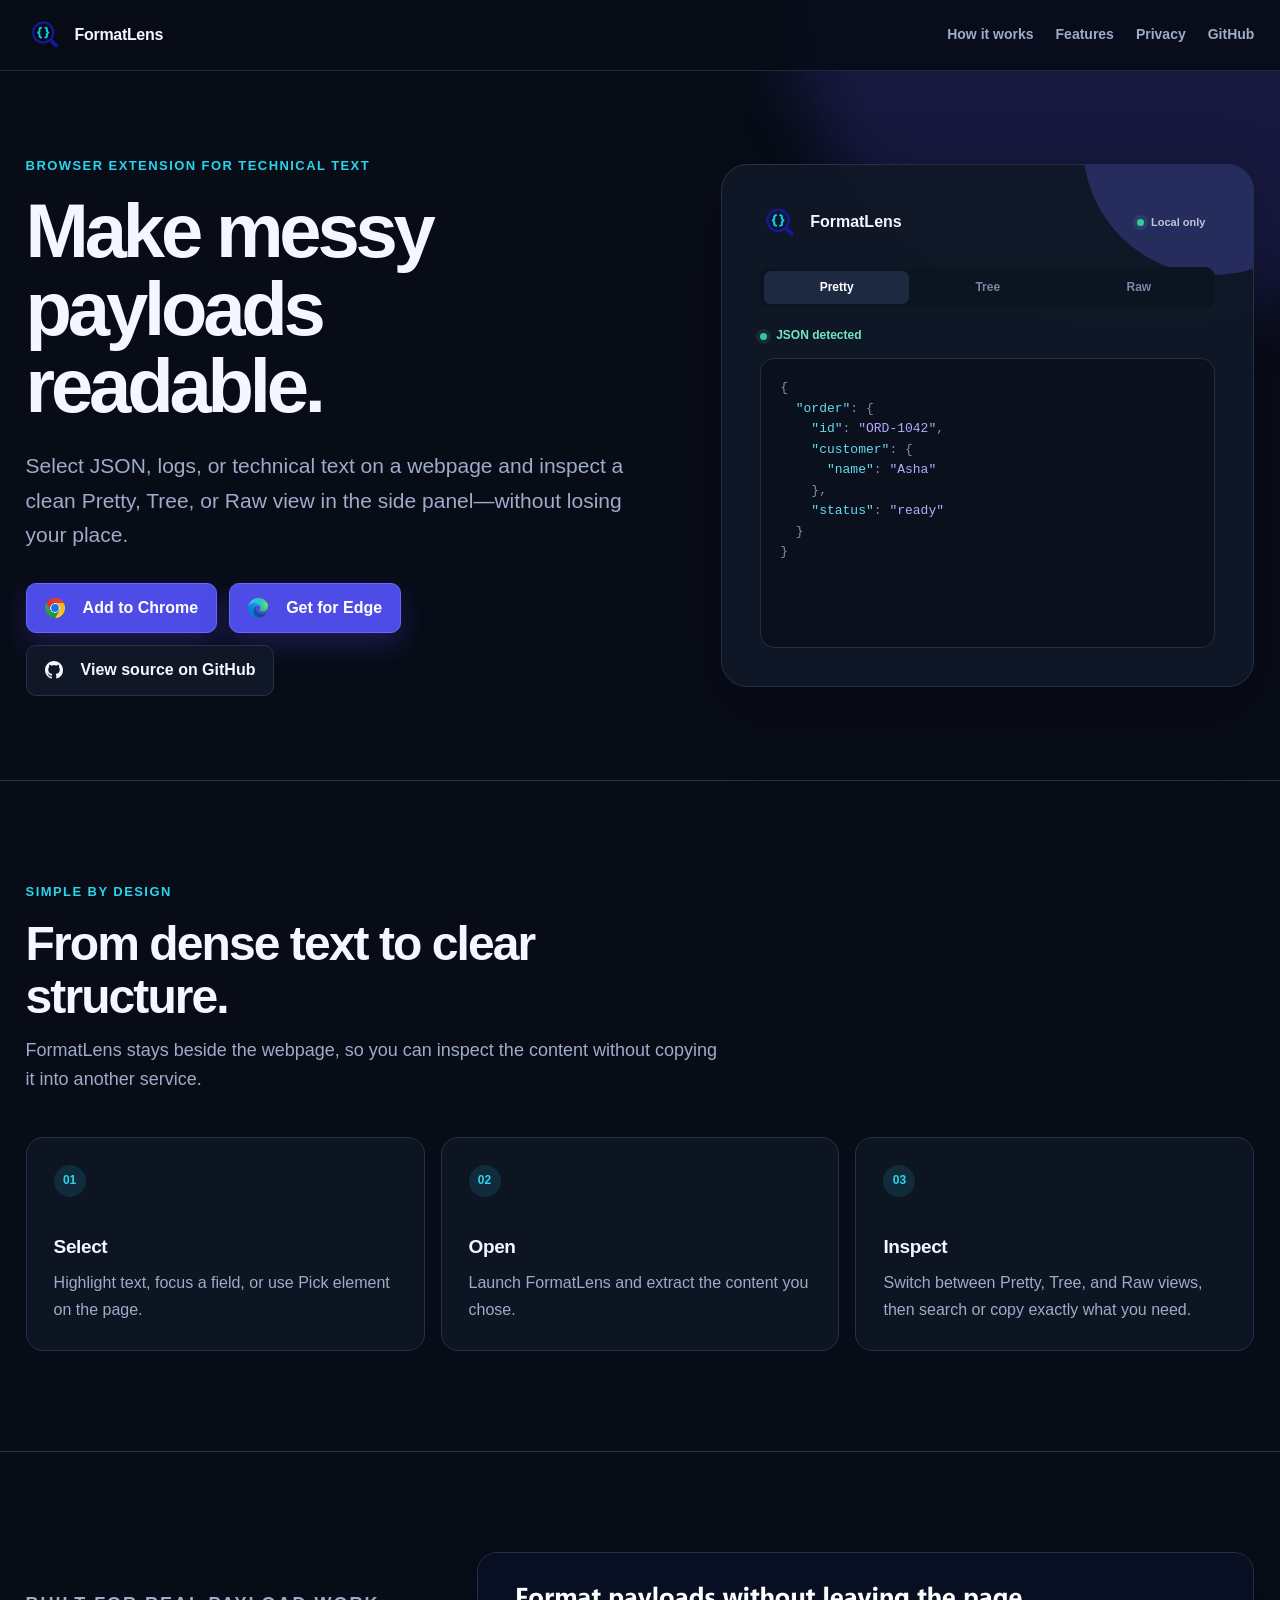
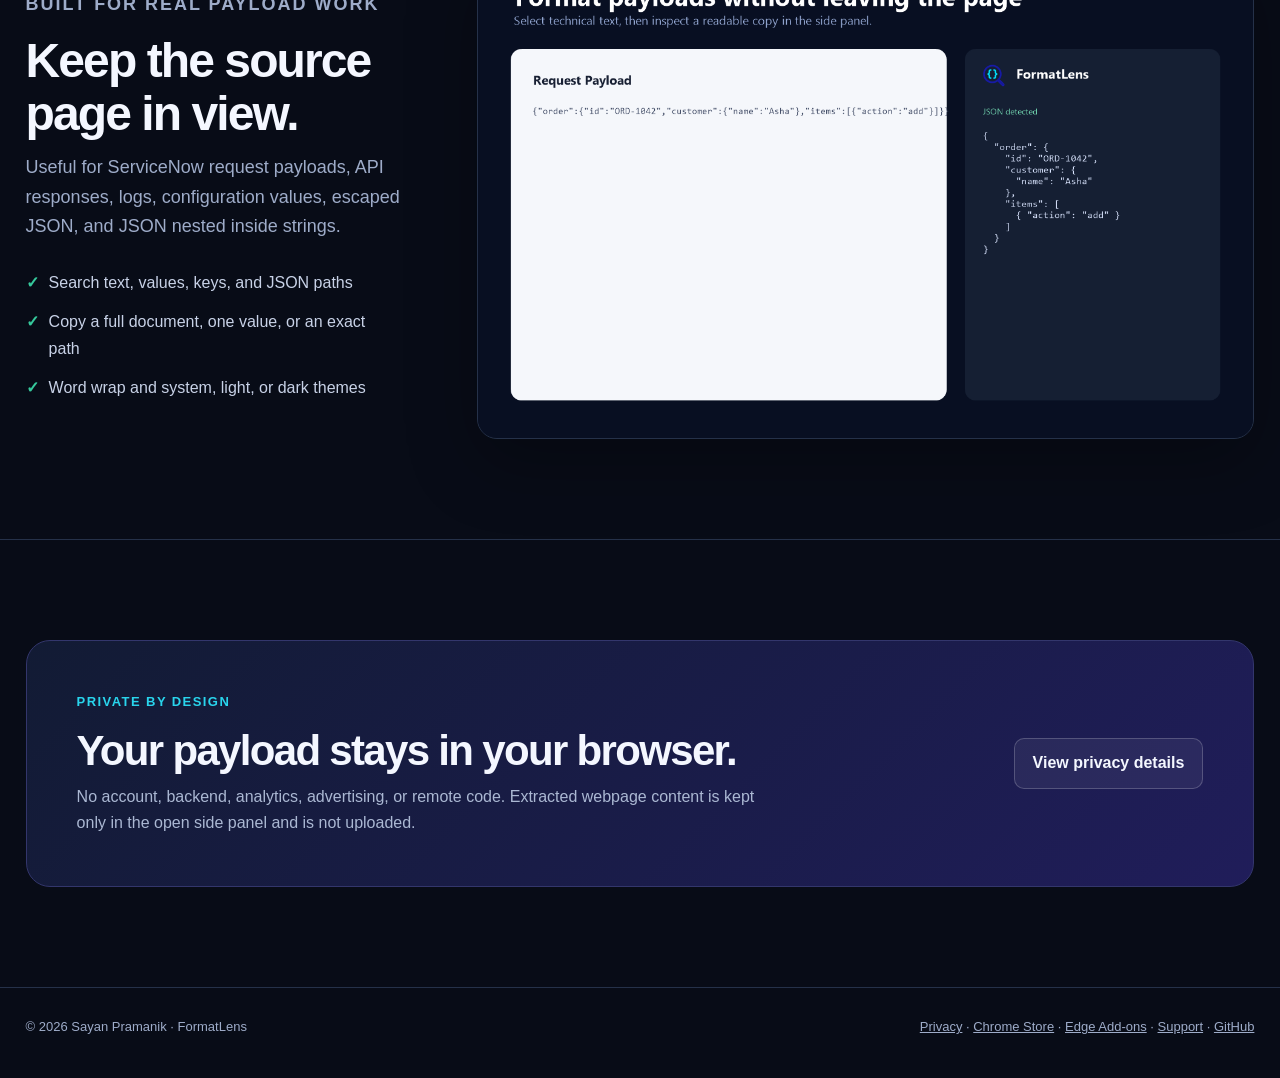
<file: docs/index.html>
<!doctype html>
<html lang="en">
  <head>
    <meta charset="utf-8">
    <meta name="viewport" content="width=device-width, initial-scale=1, viewport-fit=cover">
    <meta name="description" content="FormatLens turns dense JSON and technical text into a readable side-panel view without sending it anywhere.">
    <meta name="theme-color" content="#080c17">
    <meta property="og:title" content="FormatLens">
    <meta property="og:description" content="Make messy payloads readable without leaving the page.">
    <meta property="og:image" content="assets/social-preview.png">
    <title>FormatLens — Readable JSON beside any webpage</title>
    <link rel="icon" href="assets/logo-128.png">
    <link rel="stylesheet" href="styles.css?v=3">
  </head>
  <body>
    <header class="site-header">
      <nav class="nav wrap" aria-label="Primary navigation">
        <a class="brand" href="./"><img src="assets/logo-128.png" alt=""><span>FormatLens</span></a>
        <div class="nav-links">
          <a href="#how-it-works">How it works</a>
          <a href="#features">Features</a>
          <a href="privacy-policy.html">Privacy</a>
          <a href="https://github.com/sayanpramanik2012/FormatLens-Extension">GitHub</a>
        </div>
      </nav>
    </header>

    <main>
      <section class="hero wrap">
        <div class="hero-copy">
          <p class="eyebrow">Browser extension for technical text</p>
          <h1>Make messy payloads readable.</h1>
          <p class="lede">Select JSON, logs, or technical text on a webpage and inspect a clean Pretty, Tree, or Raw view in the side panel—without losing your place.</p>
          <div class="actions">
            <a class="button primary" id="btn-chrome" href="https://chromewebstore.google.com/detail/formatlens/lokmbeeieeeipfhhebihonlhoaimnplo" target="_blank" rel="noopener noreferrer">
              <svg width="20" height="20" viewBox="0 0 48 48" aria-hidden="true" style="width: 20px; height: 20px; margin-right: 8px; flex-shrink: 0; vertical-align: middle;">
                <defs>
                  <linearGradient id="fl-chrome-a" x1="3.2173" y1="15" x2="44.7812" y2="15" gradientUnits="userSpaceOnUse"><stop offset="0" stop-color="#d93025"/><stop offset="1" stop-color="#ea4335"/></linearGradient>
                  <linearGradient id="fl-chrome-b" x1="20.7219" y1="47.6791" x2="41.5039" y2="11.6837" gradientUnits="userSpaceOnUse"><stop offset="0" stop-color="#fcc934"/><stop offset="1" stop-color="#fbbc04"/></linearGradient>
                  <linearGradient id="fl-chrome-c" x1="26.5981" y1="46.5015" x2="5.8161" y2="10.506" gradientUnits="userSpaceOnUse"><stop offset="0" stop-color="#1e8e3e"/><stop offset="1" stop-color="#34a853"/></linearGradient>
                </defs>
                <circle cx="24" cy="24" r="12" fill="#ffffff"/>
                <path d="M24,12H44.7812a23.9939,23.9939,0,0,0-41.5639.0029L13.6079,30l.0093-.0024A11.9852,11.9852,0,0,1,24,12Z" fill="url(#fl-chrome-a)"/>
                <circle cx="24" cy="24" r="9.5" fill="#1a73e8"/>
                <path d="M34.3913,30.0029,24.0007,48A23.994,23.994,0,0,0,44.78,12.0031H23.9989l-.0025.0093A11.985,11.985,0,0,1,34.3913,30.0029Z" fill="url(#fl-chrome-b)"/>
                <path d="M13.6086,30.0031,3.218,12.006A23.994,23.994,0,0,0,24.0025,48L34.3931,30.0029l-.0067-.0068a11.9852,11.9852,0,0,1-20.7778.007Z" fill="url(#fl-chrome-c)"/>
              </svg>
              <span>Add to Chrome</span>
            </a>
            <a class="button primary" id="btn-edge" href="https://microsoftedge.microsoft.com/addons/detail/formatlens/bcmmmlkjhidiajameihckggdpbkigfci" target="_blank" rel="noopener noreferrer">
              <svg width="20" height="20" viewBox="0 0 256 256" aria-hidden="true" style="width: 20px; height: 20px; margin-right: 8px; flex-shrink: 0; vertical-align: middle;">
                <defs>
                  <linearGradient id="fl-edge-a" x1="63.3" y1="84" x2="241.7" y2="84" gradientTransform="matrix(1 0 0 -1 0 266)" gradientUnits="userSpaceOnUse"><stop offset="0" stop-color="#0c59a4"/><stop offset="1" stop-color="#114a8b"/></linearGradient>
                  <linearGradient id="fl-edge-c" x1="157.3" y1="161.4" x2="46" y2="40.1" gradientTransform="matrix(1 0 0 -1 0 266)" gradientUnits="userSpaceOnUse"><stop offset="0" stop-color="#1b9de2"/><stop offset=".2" stop-color="#1595df"/><stop offset=".7" stop-color="#0680d7"/><stop offset="1" stop-color="#0078d4"/></linearGradient>
                  <radialGradient id="fl-edge-e" cx="113.4" cy="570.2" r="202.4" gradientTransform="matrix(-.04 1 2.13 .08 -1179.5 -106.7)" gradientUnits="userSpaceOnUse"><stop offset="0" stop-color="#35c1f1"/><stop offset=".1" stop-color="#34c1ed"/><stop offset=".2" stop-color="#2fc2df"/><stop offset=".3" stop-color="#2bc3d2"/><stop offset=".7" stop-color="#36c752"/></radialGradient>
                  <radialGradient id="fl-edge-f" cx="376.5" cy="568" r="97.3" gradientTransform="matrix(.28 .96 .78 -.23 -303.8 -148.5)" gradientUnits="userSpaceOnUse"><stop offset="0" stop-color="#66eb6e"/><stop offset="1" stop-color="#66eb6e" stop-opacity="0"/></radialGradient>
                </defs>
                <path d="M235.7 195.5a93.7 93.7 0 0 1-10.6 4.7 101.9 101.9 0 0 1-35.9 6.4c-47.3 0-88.5-32.5-88.5-74.3a31.5 31.5 0 0 1 16.4-27.3c-42.8 1.8-53.8 46.4-53.8 72.5 0 74 68.1 81.4 82.8 81.4 7.9 0 19.8-2.3 27-4.6l1.3-.4a128.3 128.3 0 0 0 66.6-52.8 4 4 0 0 0-5.3-5.6Z" transform="translate(-4.6 -5)" fill="url(#fl-edge-a)"/>
                <path d="M110.3 246.3A79.2 79.2 0 0 1 87.6 225a80.7 80.7 0 0 1 29.5-120c3.2-1.5 8.5-4.1 15.6-4a32.4 32.4 0 0 1 25.7 13 31.9 31.9 0 0 1 6.3 18.7c0-.2 24.5-79.6-80-79.6-43.9 0-80 41.6-80 78.2a130.2 130.2 0 0 0 12.1 56 128 128 0 0 0 156.4 67 75.5 75.5 0 0 1-62.8-8Z" transform="translate(-4.6 -5)" fill="url(#fl-edge-c)"/>
                <path d="M157 153.8c-.9 1-3.4 2.5-3.4 5.6 0 2.6 1.7 5.2 4.8 7.3 14.3 10 41.4 8.6 41.5 8.6a59.6 59.6 0 0 0 30.3-8.3 61.4 61.4 0 0 0 30.4-52.9c.3-22.4-8-37.3-11.3-43.9C228 28.8 182.3 5 132.6 5a128 128 0 0 0-128 126.2c.5-36.5 36.8-66 80-66 3.5 0 23.5.3 42 10a72.6 72.6 0 0 1 30.9 29.3c6.1 10.6 7.2 24.1 7.2 29.5s-2.7 13.3-7.8 19.9Z" transform="translate(-4.6 -5)" fill="url(#fl-edge-e)"/>
                <path d="M157 153.8c-.9 1-3.4 2.5-3.4 5.6 0 2.6 1.7 5.2 4.8 7.3 14.3 10 41.4 8.6 41.5 8.6a59.6 59.6 0 0 0 30.3-8.3 61.4 61.4 0 0 0 30.4-52.9c.3-22.4-8-37.3-11.3-43.9C228 28.8 182.3 5 132.6 5a128 128 0 0 0-128 126.2c.5-36.5 36.8-66 80-66 3.5 0 23.5.3 42 10a72.6 72.6 0 0 1 30.9 29.3c6.1 10.6 7.2 24.1 7.2 29.5s-2.7 13.3-7.8 19.9Z" transform="translate(-4.6 -5)" fill="url(#fl-edge-f)"/>
              </svg>
              <span>Get for Edge</span>
            </a>
            <a class="button" href="https://github.com/sayanpramanik2012/FormatLens-Extension" target="_blank" rel="noopener noreferrer">
              <svg width="18" height="18" viewBox="0 0 24 24" fill="currentColor" aria-hidden="true" style="width: 18px; height: 18px; margin-right: 8px; flex-shrink: 0; vertical-align: middle;"><path d="M12 0C5.37 0 0 5.37 0 12c0 5.31 3.435 9.795 8.205 11.385.6.105.825-.255.825-.57 0-.285-.015-1.23-.015-2.235-3.015.555-3.795-.735-4.035-1.41-.135-.345-.72-1.41-1.23-1.695-.42-.225-1.02-.78-.015-.795.945-.015 1.62.87 1.845 1.23 1.08 1.815 2.805 1.305 3.495.99.105-.78.42-1.305.765-1.605-2.67-.3-5.46-1.335-5.46-5.925 0-1.305.465-2.385 1.23-3.225-.12-.3-.54-1.53.12-3.18 0 0 1.005-.315 3.3 1.23.96-.27 1.98-.405 3-.405s2.04.135 3 .405c2.295-1.56 3.3-1.23 3.3-1.23.66 1.65.24 2.88.12 3.18.765.84 1.23 1.905 1.23 3.225 0 4.605-2.805 5.625-5.475 5.925.435.375.81 1.095.81 2.22 0 1.605-.015 2.895-.015 3.3 0 .315.225.69.825.57A12.02 12.02 0 0 0 24 12c0-6.63-5.37-12-12-12z"/></svg>
              <span>View source on GitHub</span>
            </a>
          </div>
        </div>

        <div class="product-card" aria-label="FormatLens formatted JSON preview">
          <div class="product-toolbar">
            <div class="product-brand"><img src="assets/logo-128.png" alt=""><strong>FormatLens</strong></div>
            <span class="local-pill"><span></span>Local only</span>
          </div>
          <div class="product-tabs" aria-hidden="true"><span class="active">Pretty</span><span>Tree</span><span>Raw</span></div>
          <div class="detected"><span></span>JSON detected</div>
          <pre class="code-preview"><code><span class="punctuation">{</span>
  <span class="key">"order"</span><span class="punctuation">:</span> <span class="punctuation">{</span>
    <span class="key">"id"</span><span class="punctuation">:</span> <span class="value">"ORD-1042"</span><span class="punctuation">,</span>
    <span class="key">"customer"</span><span class="punctuation">:</span> <span class="punctuation">{</span>
      <span class="key">"name"</span><span class="punctuation">:</span> <span class="value">"Asha"</span>
    <span class="punctuation">},</span>
    <span class="key">"status"</span><span class="punctuation">:</span> <span class="value">"ready"</span>
  <span class="punctuation">}</span>
<span class="punctuation">}</span></code></pre>
        </div>
      </section>

      <section id="how-it-works" class="section">
        <div class="wrap">
          <div class="section-heading">
            <p class="eyebrow">Simple by design</p>
            <h2>From dense text to clear structure.</h2>
            <p>FormatLens stays beside the webpage, so you can inspect the content without copying it into another service.</p>
          </div>
          <div class="steps">
            <article class="step"><span class="step-number">01</span><h3>Select</h3><p>Highlight text, focus a field, or use Pick element on the page.</p></article>
            <article class="step"><span class="step-number">02</span><h3>Open</h3><p>Launch FormatLens and extract the content you chose.</p></article>
            <article class="step"><span class="step-number">03</span><h3>Inspect</h3><p>Switch between Pretty, Tree, and Raw views, then search or copy exactly what you need.</p></article>
          </div>
        </div>
      </section>

      <section id="features" class="section">
        <div class="wrap showcase">
          <div class="showcase-copy">
            <p class="eyebrow">Built for real payload work</p>
            <h2>Keep the source page in view.</h2>
            <p>Useful for ServiceNow request payloads, API responses, logs, configuration values, escaped JSON, and JSON nested inside strings.</p>
            <ul class="feature-list">
              <li><span>✓</span> Search text, values, keys, and JSON paths</li>
              <li><span>✓</span> Copy a full document, one value, or an exact path</li>
              <li><span>✓</span> Word wrap and system, light, or dark themes</li>
            </ul>
          </div>
          <div class="screenshot-frame">
            <img src="assets/product-preview.png" alt="FormatLens showing a formatted request payload beside its source webpage">
          </div>
        </div>
      </section>

      <section class="section">
        <div class="privacy-banner wrap">
          <div>
            <p class="eyebrow">Private by design</p>
            <h2>Your payload stays in your browser.</h2>
            <p>No account, backend, analytics, advertising, or remote code. Extracted webpage content is kept only in the open side panel and is not uploaded.</p>
          </div>
          <a class="button" href="privacy-policy.html">View privacy details</a>
        </div>
      </section>
    </main>

    <footer class="site-footer">
      <div class="footer-row wrap">
        <p>© 2026 Sayan Pramanik · FormatLens</p>
        <p><a href="privacy-policy.html">Privacy</a> · <a href="https://chromewebstore.google.com/detail/formatlens/lokmbeeieeeipfhhebihonlhoaimnplo" target="_blank" rel="noopener noreferrer">Chrome Store</a> · <a href="https://microsoftedge.microsoft.com/addons/detail/formatlens/bcmmmlkjhidiajameihckggdpbkigfci" target="_blank" rel="noopener noreferrer">Edge Add-ons</a> · <a href="https://github.com/sayanpramanik2012/FormatLens-Extension/issues" target="_blank" rel="noopener noreferrer">Support</a> · <a href="https://github.com/sayanpramanik2012/FormatLens-Extension" target="_blank" rel="noopener noreferrer">GitHub</a></p>
      </div>
    </footer>
    <script>
      (function() {
        try {
          var isEdge = /Edg\//.test(navigator.userAgent);
          var chromeBtn = document.getElementById('btn-chrome');
          var edgeBtn = document.getElementById('btn-edge');
          if (isEdge && chromeBtn && edgeBtn) {
            edgeBtn.parentNode.insertBefore(edgeBtn, chromeBtn);
          }
        } catch (e) {}
      })();
    </script>
  </body>
</html>
</file>
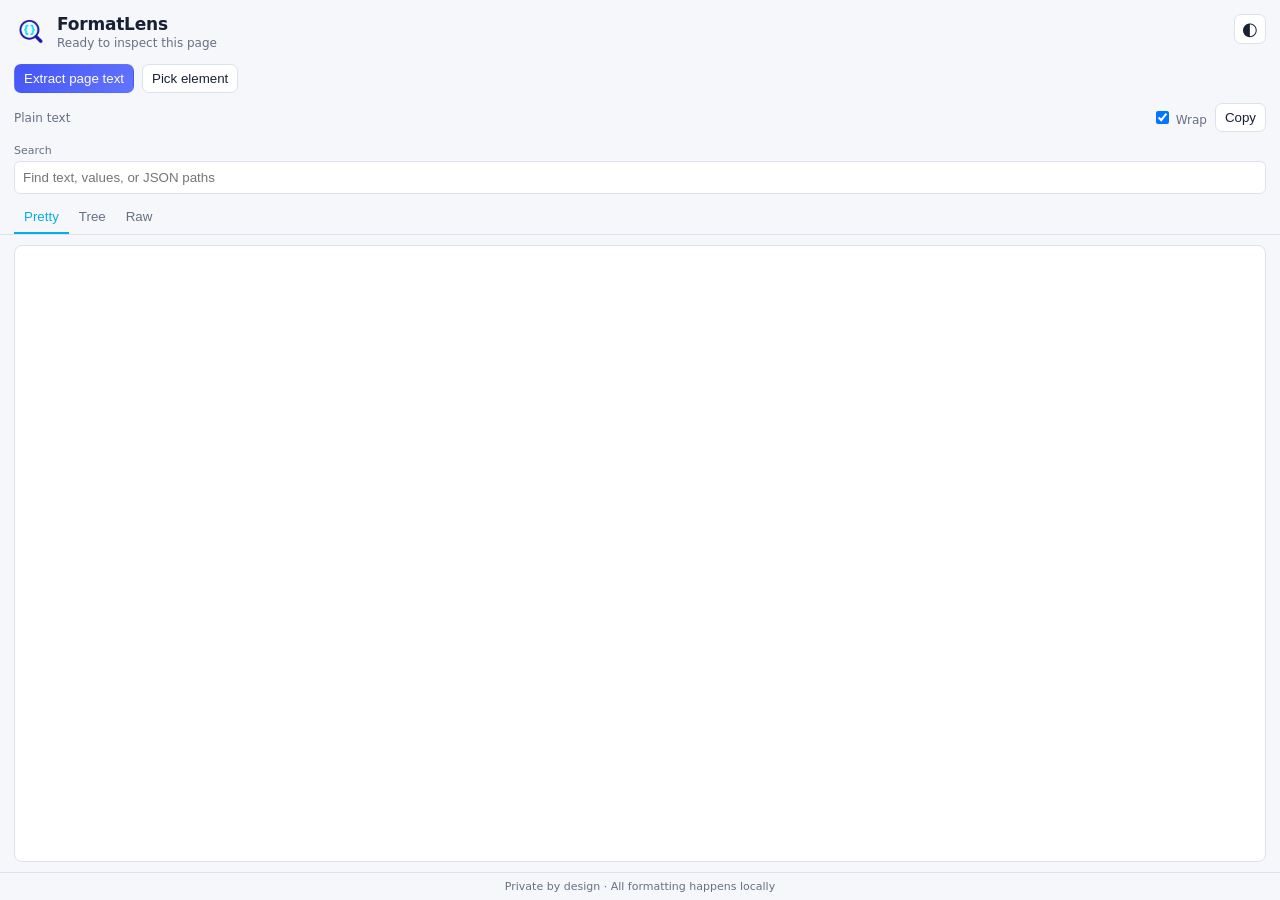
<file: sidepanel.html>
<!doctype html>
<html lang="en">
<head>
  <meta charset="utf-8">
  <meta name="viewport" content="width=device-width,initial-scale=1">
  <title>FormatLens</title>
  <link rel="stylesheet" href="sidepanel.css">
</head>
<body>
  <header>
    <div class="brand"><img src="icons/icon48.png" alt=""><div><h1>FormatLens</h1><p id="status" aria-live="polite">Ready to inspect this page</p></div></div>
    <button id="theme" class="icon-button" title="Theme: system" aria-label="Cycle color theme">◐</button>
  </header>
  <section class="actions"><button id="extract" class="primary">Extract page text</button><button id="pick">Pick element</button></section>
  <section class="meta"><span id="detected">Plain text</span><label><input id="wrap" type="checkbox" checked> Wrap</label><button id="copy">Copy</button></section>
  <label class="search"><span>Search</span><input id="search" placeholder="Find text, values, or JSON paths" autocomplete="off"></label>
  <nav role="tablist" aria-label="Content views"><button class="tab active" data-tab="pretty" role="tab">Pretty</button><button class="tab" data-tab="tree" role="tab">Tree</button><button class="tab" data-tab="raw" role="tab">Raw</button></nav>
  <main><pre id="pretty" class="pane wrap" tabindex="0"></pre><div id="tree" class="pane hidden" tabindex="0"></div><pre id="raw" class="pane wrap hidden" tabindex="0"></pre></main>
  <footer>Private by design · All formatting happens locally</footer>
  <script src="sidepanel.js"></script>
</body>
</html>
</file>
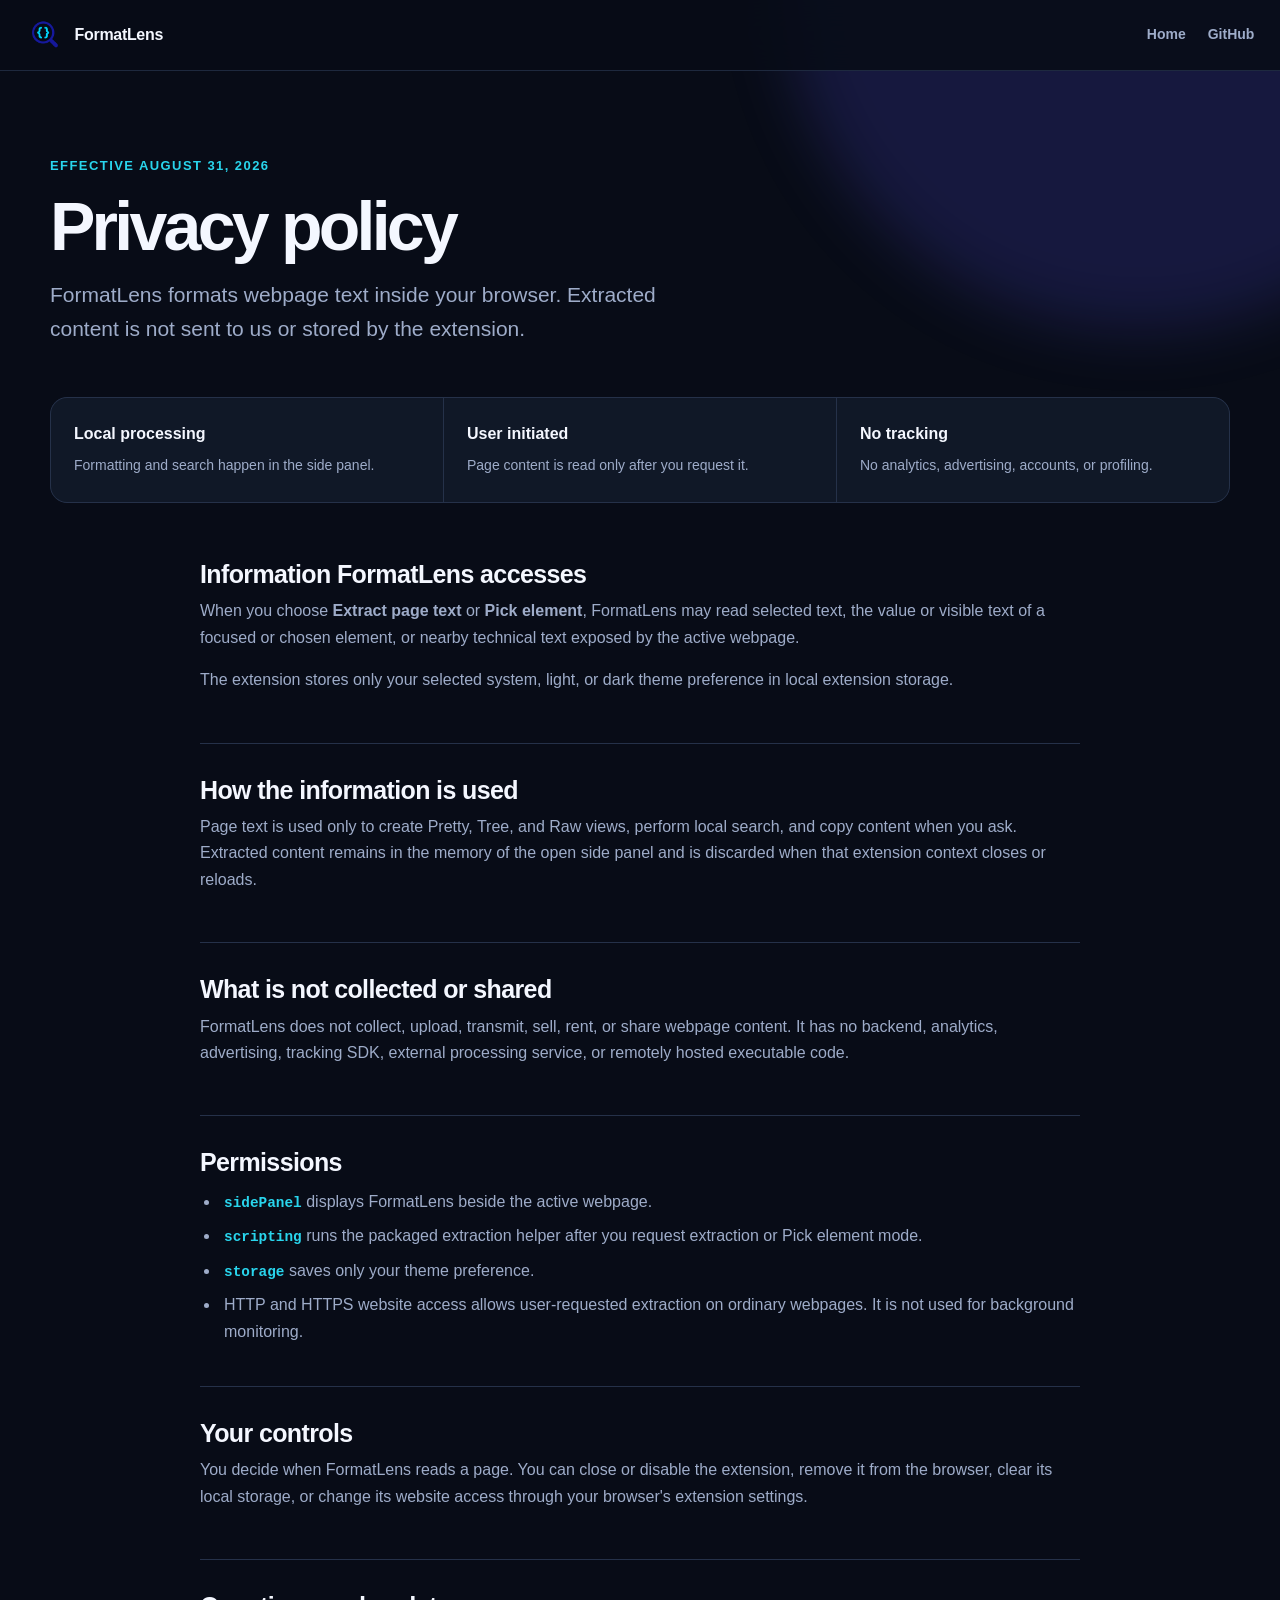
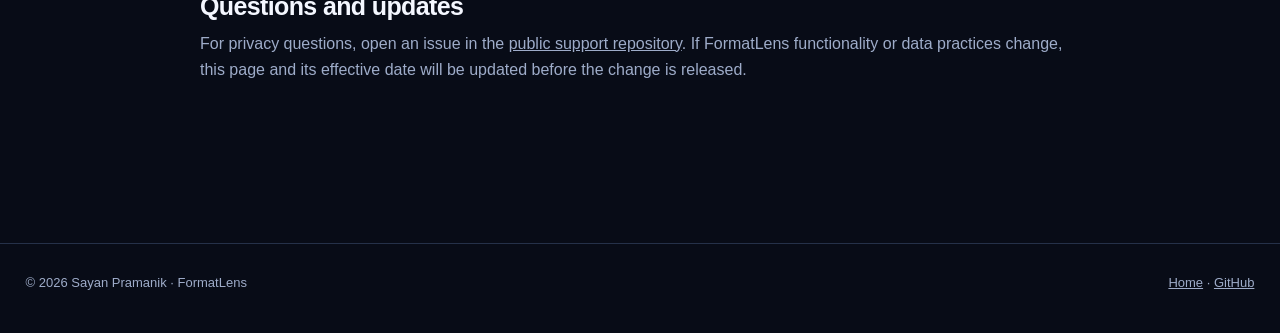
<file: docs/privacy-policy.html>
<!doctype html>
<html lang="en">
  <head>
    <meta charset="utf-8">
    <meta name="viewport" content="width=device-width, initial-scale=1, viewport-fit=cover">
    <meta name="description" content="Privacy policy for the FormatLens browser extension.">
    <meta name="theme-color" content="#080c17">
    <title>Privacy Policy | FormatLens</title>
    <link rel="icon" href="assets/logo-128.png">
    <link rel="stylesheet" href="styles.css?v=3">
  </head>
  <body>
    <header class="site-header">
      <nav class="nav wrap" aria-label="Primary navigation">
        <a class="brand" href="./"><img src="assets/logo-128.png" alt=""><span>FormatLens</span></a>
        <div class="nav-links"><a href="./">Home</a><a href="https://github.com/sayanpramanik2012/FormatLens-Extension">GitHub</a></div>
      </nav>
    </header>

    <main class="page-main wrap">
      <header class="page-header">
        <p class="eyebrow">Effective August 31, 2026</p>
        <h1>Privacy policy</h1>
        <p class="lede">FormatLens formats webpage text inside your browser. Extracted content is not sent to us or stored by the extension.</p>
      </header>

      <div class="policy-summary" aria-label="Privacy summary">
        <div><strong>Local processing</strong><span>Formatting and search happen in the side panel.</span></div>
        <div><strong>User initiated</strong><span>Page content is read only after you request it.</span></div>
        <div><strong>No tracking</strong><span>No analytics, advertising, accounts, or profiling.</span></div>
      </div>

      <article class="policy">
        <section>
          <h2>Information FormatLens accesses</h2>
          <p>When you choose <strong>Extract page text</strong> or <strong>Pick element</strong>, FormatLens may read selected text, the value or visible text of a focused or chosen element, or nearby technical text exposed by the active webpage.</p>
          <p>The extension stores only your selected system, light, or dark theme preference in local extension storage.</p>
        </section>
        <section>
          <h2>How the information is used</h2>
          <p>Page text is used only to create Pretty, Tree, and Raw views, perform local search, and copy content when you ask. Extracted content remains in the memory of the open side panel and is discarded when that extension context closes or reloads.</p>
        </section>
        <section>
          <h2>What is not collected or shared</h2>
          <p>FormatLens does not collect, upload, transmit, sell, rent, or share webpage content. It has no backend, analytics, advertising, tracking SDK, external processing service, or remotely hosted executable code.</p>
        </section>
        <section>
          <h2>Permissions</h2>
          <ul>
            <li><code>sidePanel</code> displays FormatLens beside the active webpage.</li>
            <li><code>scripting</code> runs the packaged extraction helper after you request extraction or Pick element mode.</li>
            <li><code>storage</code> saves only your theme preference.</li>
            <li>HTTP and HTTPS website access allows user-requested extraction on ordinary webpages. It is not used for background monitoring.</li>
          </ul>
        </section>
        <section>
          <h2>Your controls</h2>
          <p>You decide when FormatLens reads a page. You can close or disable the extension, remove it from the browser, clear its local storage, or change its website access through your browser's extension settings.</p>
        </section>
        <section>
          <h2>Questions and updates</h2>
          <p>For privacy questions, open an issue in the <a href="https://github.com/sayanpramanik2012/FormatLens-Extension/issues">public support repository</a>. If FormatLens functionality or data practices change, this page and its effective date will be updated before the change is released.</p>
        </section>
      </article>
    </main>

    <footer class="site-footer">
      <div class="footer-row wrap"><p>© 2026 Sayan Pramanik · FormatLens</p><p><a href="./">Home</a> · <a href="https://github.com/sayanpramanik2012/FormatLens-Extension">GitHub</a></p></div>
    </footer>
  </body>
</html>
</file>
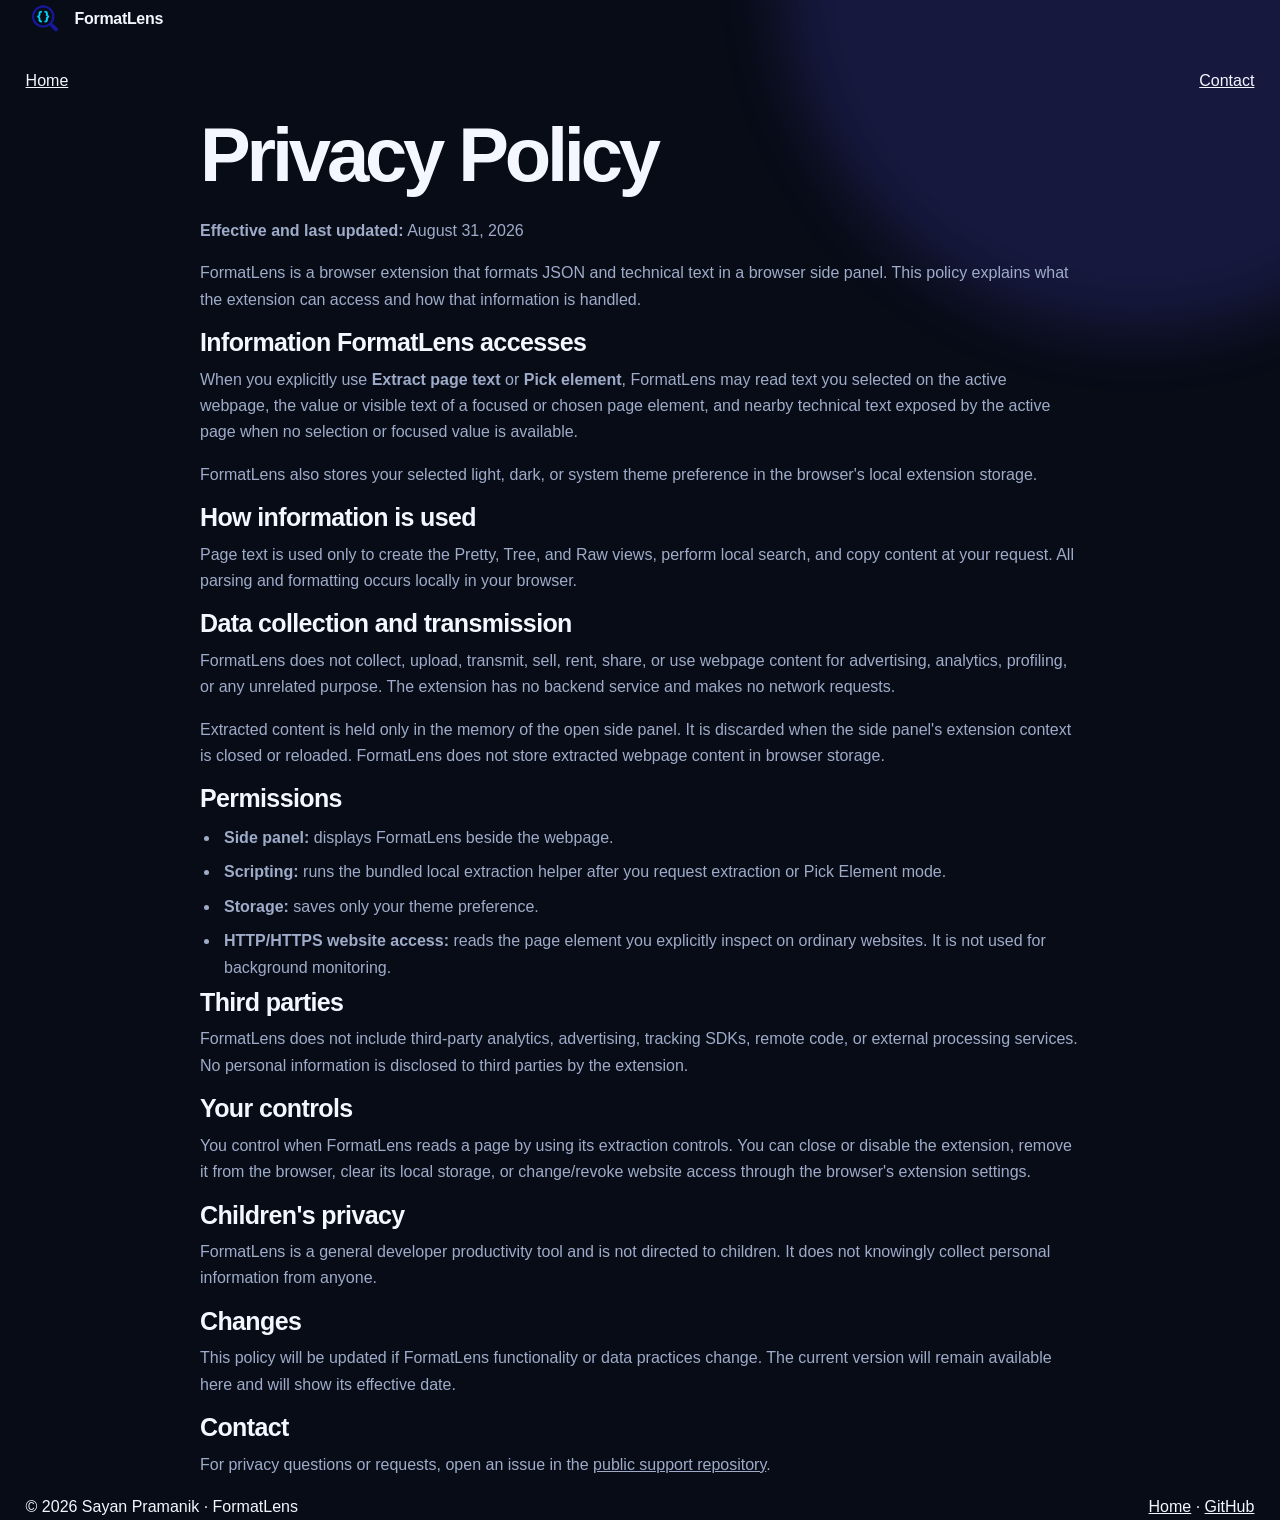
<file: docs/privacy.html>
<!doctype html>
<html lang="en">
<head><meta charset="utf-8"><meta name="viewport" content="width=device-width,initial-scale=1"><meta name="description" content="FormatLens privacy policy."><title>Privacy Policy — FormatLens</title><link rel="icon" href="assets/icon128.png"><link rel="stylesheet" href="styles.css"></head>
<body>
  <header class="wrap"><a class="brand" href="./"><img src="assets/icon128.png" alt=""><span>FormatLens</span></a><nav class="nav"><a href="./">Home</a><a href="https://github.com/sayanpramanik2012/FormatLens-Extension/issues">Contact</a></nav></header>
  <main class="wrap policy">
    <h1>Privacy Policy</h1><p><strong>Effective and last updated:</strong> August 31, 2026</p><p>FormatLens is a browser extension that formats JSON and technical text in a browser side panel. This policy explains what the extension can access and how that information is handled.</p>
    <h2>Information FormatLens accesses</h2><p>When you explicitly use <strong>Extract page text</strong> or <strong>Pick element</strong>, FormatLens may read text you selected on the active webpage, the value or visible text of a focused or chosen page element, and nearby technical text exposed by the active page when no selection or focused value is available.</p><p>FormatLens also stores your selected light, dark, or system theme preference in the browser's local extension storage.</p>
    <h2>How information is used</h2><p>Page text is used only to create the Pretty, Tree, and Raw views, perform local search, and copy content at your request. All parsing and formatting occurs locally in your browser.</p>
    <h2>Data collection and transmission</h2><p>FormatLens does not collect, upload, transmit, sell, rent, share, or use webpage content for advertising, analytics, profiling, or any unrelated purpose. The extension has no backend service and makes no network requests.</p><p>Extracted content is held only in the memory of the open side panel. It is discarded when the side panel's extension context is closed or reloaded. FormatLens does not store extracted webpage content in browser storage.</p>
    <h2>Permissions</h2><ul><li><strong>Side panel:</strong> displays FormatLens beside the webpage.</li><li><strong>Scripting:</strong> runs the bundled local extraction helper after you request extraction or Pick Element mode.</li><li><strong>Storage:</strong> saves only your theme preference.</li><li><strong>HTTP/HTTPS website access:</strong> reads the page element you explicitly inspect on ordinary websites. It is not used for background monitoring.</li></ul>
    <h2>Third parties</h2><p>FormatLens does not include third-party analytics, advertising, tracking SDKs, remote code, or external processing services. No personal information is disclosed to third parties by the extension.</p>
    <h2>Your controls</h2><p>You control when FormatLens reads a page by using its extraction controls. You can close or disable the extension, remove it from the browser, clear its local storage, or change/revoke website access through the browser's extension settings.</p>
    <h2>Children's privacy</h2><p>FormatLens is a general developer productivity tool and is not directed to children. It does not knowingly collect personal information from anyone.</p>
    <h2>Changes</h2><p>This policy will be updated if FormatLens functionality or data practices change. The current version will remain available here and will show its effective date.</p>
    <h2>Contact</h2><p>For privacy questions or requests, open an issue in the <a href="https://github.com/sayanpramanik2012/FormatLens-Extension/issues">public support repository</a>.</p>
  </main>
  <footer><div class="wrap footer-row"><span>© 2026 Sayan Pramanik · FormatLens</span><span><a href="./">Home</a> · <a href="https://github.com/sayanpramanik2012/FormatLens-Extension">GitHub</a></span></div></footer>
</body></html>
</file>
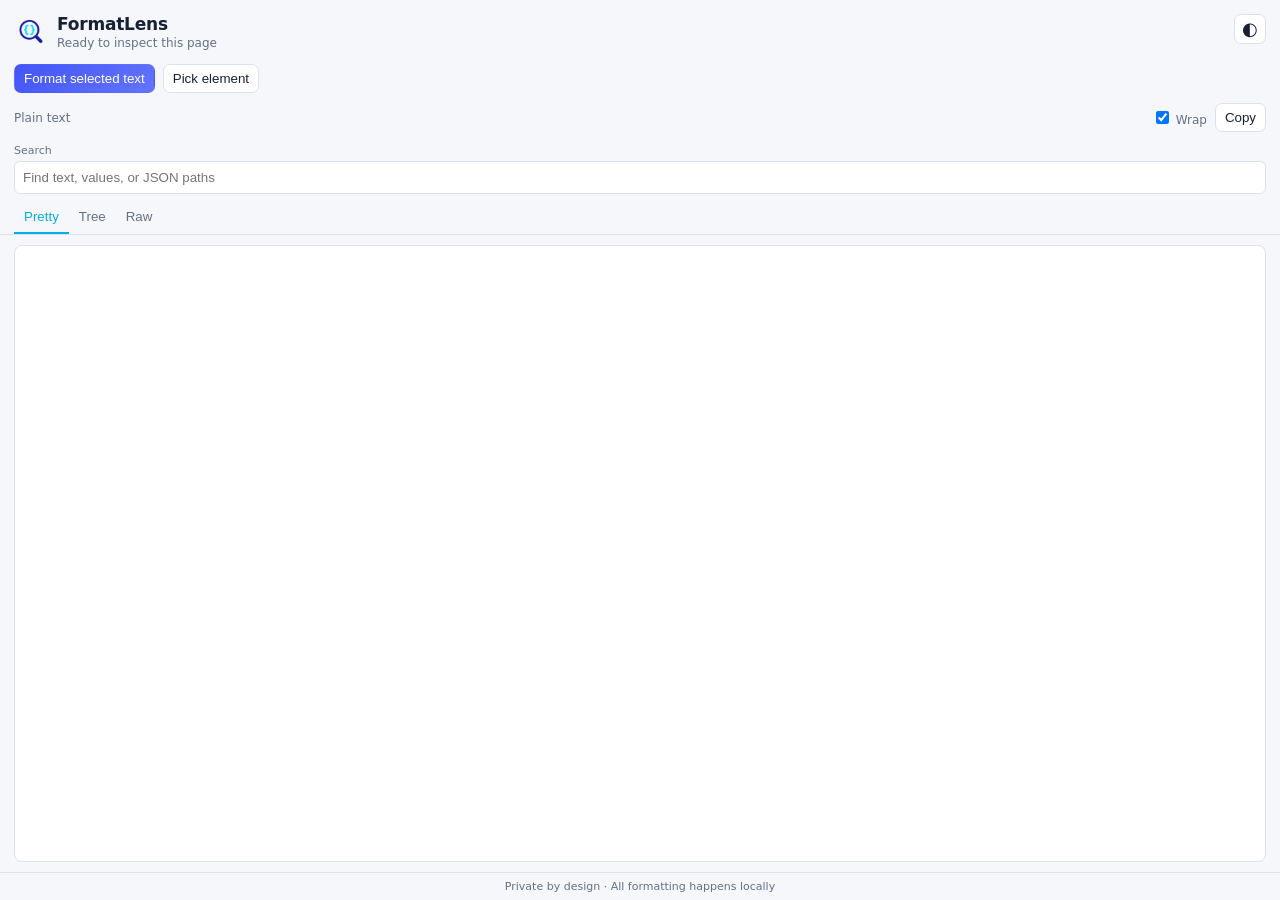
<file: extension/sidepanel.html>
<!doctype html>
<html lang="en">
<head>
  <meta charset="utf-8">
  <meta name="viewport" content="width=device-width,initial-scale=1">
  <title>FormatLens</title>
  <link rel="stylesheet" href="sidepanel.css">
</head>
<body>
  <header>
    <div class="brand"><img src="icons/icon-48.png" alt=""><div><h1>FormatLens</h1><p id="status" aria-live="polite">Ready to inspect this page</p></div></div>
    <button id="theme" class="icon-button" title="Theme: system" aria-label="Cycle color theme">◐</button>
  </header>
  <section class="actions"><button id="extract" class="primary">Format selected text</button><button id="pick">Pick element</button></section>
  <section class="meta"><span id="detected">Plain text</span><label><input id="wrap" type="checkbox" checked> Wrap</label><button id="copy">Copy</button></section>
  <label class="search"><span>Search</span><input id="search" placeholder="Find text, values, or JSON paths" autocomplete="off"></label>
  <nav role="tablist" aria-label="Content views"><button class="tab active" data-tab="pretty" role="tab">Pretty</button><button class="tab" data-tab="tree" role="tab">Tree</button><button class="tab" data-tab="raw" role="tab">Raw</button></nav>
  <main><pre id="pretty" class="pane wrap" tabindex="0"></pre><div id="tree" class="pane hidden" tabindex="0"></div><pre id="raw" class="pane wrap hidden" tabindex="0"></pre></main>
  <footer>Private by design · All formatting happens locally</footer>
  <script src="sidepanel.js"></script>
</body>
</html>
</file>
<file: docs/styles.css>
:root {
  color-scheme: dark;
  --bg: #080c17;
  --surface: #101827;
  --surface-soft: #151f32;
  --text: #f4f7ff;
  --muted: #9eacc9;
  --line: #253149;
  --accent: #6868ff;
  --accent-strong: #4e4ce6;
  --cyan: #29d5ed;
  --cyan-soft: rgba(41, 213, 237, 0.12);
  --success: #36c99c;
  --shadow: 0 24px 70px rgba(0, 0, 0, 0.28);
  font-family: Inter, ui-sans-serif, -apple-system, BlinkMacSystemFont, "Segoe UI", sans-serif;
}

* { box-sizing: border-box; }
html { scroll-behavior: smooth; }
body { margin: 0; background: var(--bg); color: var(--text); font-size: 16px; line-height: 1.65; -webkit-font-smoothing: antialiased; }
body::before { position: fixed; z-index: -1; width: 720px; height: 720px; top: -390px; right: -220px; border-radius: 50%; background: rgba(82, 77, 220, 0.2); filter: blur(30px); content: ""; }
a { color: inherit; }
a:focus-visible { outline: 3px solid var(--cyan); outline-offset: 3px; }
.wrap { width: min(1400px, calc(100% - clamp(32px, 4vw, 72px))); margin: 0 auto; }

.site-header { position: sticky; top: 0; z-index: 10; border-bottom: 1px solid rgba(37, 49, 73, 0.8); background: rgba(8, 12, 23, 0.86); -webkit-backdrop-filter: blur(18px); backdrop-filter: blur(18px); }
.nav { display: flex; min-height: 70px; align-items: center; justify-content: space-between; gap: 24px; }
.brand { display: inline-flex; align-items: center; gap: 11px; font-weight: 800; letter-spacing: -0.02em; text-decoration: none; }
.brand img { width: 38px; height: 38px; object-fit: contain; }
.nav-links { display: flex; align-items: center; gap: 22px; }
.nav-links a { color: var(--muted); font-size: 14px; font-weight: 650; text-decoration: none; }
.nav-links a:hover { color: var(--text); }

.hero { display: grid; grid-template-columns: minmax(0, 1fr) minmax(400px, 0.88fr); gap: clamp(54px, 7vw, 110px); align-items: center; min-height: 690px; padding: 84px 0; }
.eyebrow { margin: 0 0 16px; color: var(--cyan); font-size: 13px; font-weight: 800; letter-spacing: 0.11em; text-transform: uppercase; }
h1, h2, h3, p { margin-top: 0; }
h1 { max-width: 760px; margin-bottom: 24px; font-size: clamp(46px, 6.6vw, 76px); line-height: 1.02; letter-spacing: -0.055em; }
h2 { margin-bottom: 12px; font-size: clamp(31px, 4.5vw, 48px); line-height: 1.1; letter-spacing: -0.04em; }
h3 { margin-bottom: 8px; font-size: 19px; letter-spacing: -0.02em; }
.lede { max-width: 670px; margin-bottom: 30px; color: var(--muted); font-size: clamp(18px, 2vw, 21px); }
.actions { display: flex; flex-wrap: wrap; gap: 12px; }
.button { display: inline-flex; gap: 10px; min-height: 46px; align-items: center; justify-content: center; padding: 11px 18px; border: 1px solid var(--line); border-radius: 10px; background: var(--surface); color: var(--text); font-weight: 750; text-decoration: none; transition: transform 150ms ease, border-color 150ms ease, background 150ms ease; }
.button svg { width: 20px; height: 20px; flex-shrink: 0; display: block; }
.button:hover { transform: translateY(-1px); border-color: #3a4968; background: var(--surface-soft); }
.button.primary { border-color: var(--accent); background: var(--accent-strong); color: #fff; box-shadow: 0 12px 28px rgba(78, 76, 230, 0.25); }
.button.primary:hover { background: var(--accent); }

.product-card { position: relative; overflow: hidden; padding: clamp(24px, 4vw, 38px); border: 1px solid var(--line); border-radius: 26px; background: rgba(16, 24, 39, 0.94); box-shadow: var(--shadow); }
.product-card::before { position: absolute; width: 260px; height: 260px; top: -150px; right: -90px; border-radius: 50%; background: rgba(104, 104, 255, 0.26); content: ""; }
.product-card > * { position: relative; }
.product-toolbar { display: flex; align-items: center; justify-content: space-between; gap: 16px; margin-bottom: 24px; }
.product-brand { display: flex; align-items: center; gap: 10px; }
.product-brand img { width: 40px; height: 40px; object-fit: contain; }
.local-pill { display: inline-flex; align-items: center; gap: 7px; padding: 6px 9px; border: 1px solid var(--line); border-radius: 999px; color: #bdc7db; font-size: 11px; font-weight: 700; }
.local-pill span, .detected span { width: 7px; height: 7px; border-radius: 50%; background: var(--success); box-shadow: 0 0 0 4px rgba(54, 201, 156, 0.12); }
.product-tabs { display: flex; gap: 6px; margin-bottom: 18px; padding: 4px; border-radius: 10px; background: #0c1321; }
.product-tabs span { flex: 1; padding: 7px; border-radius: 7px; color: #7988a6; font-size: 12px; font-weight: 700; text-align: center; }
.product-tabs .active { background: #1c2940; color: #fff; }
.detected { display: flex; align-items: center; gap: 9px; margin-bottom: 12px; color: #73e6c1; font-size: 12px; font-weight: 700; }
.code-preview { overflow: auto; min-height: 290px; margin: 0; padding: 19px; border: 1px solid #202e46; border-radius: 14px; background: #0a101c; color: #dce6fb; font: 13px/1.58 ui-monospace, SFMono-Regular, Consolas, monospace; }
.code-preview .key { color: #66d9f0; }
.code-preview .value { color: #b9a7ff; }
.code-preview .punctuation { color: #8190ab; }

.section { padding: 100px 0; border-top: 1px solid var(--line); }
.section-heading { max-width: 700px; margin-bottom: 42px; }
.section-heading p:last-child, .showcase-copy > p { color: var(--muted); font-size: 18px; }
.steps { display: grid; grid-template-columns: repeat(3, 1fr); gap: 16px; }
.step { padding: 27px; border: 1px solid var(--line); border-radius: 17px; background: rgba(16, 24, 39, 0.72); }
.step-number { display: inline-grid; width: 32px; height: 32px; margin-bottom: 34px; place-items: center; border-radius: 50%; background: var(--cyan-soft); color: var(--cyan); font-size: 12px; font-weight: 850; }
.step p { margin-bottom: 0; color: var(--muted); }
.showcase { display: grid; grid-template-columns: minmax(280px, 0.65fr) minmax(480px, 1.35fr); gap: clamp(45px, 6vw, 88px); align-items: center; }
.feature-list { display: grid; gap: 13px; margin: 28px 0 0; padding: 0; list-style: none; color: #c8d2e7; }
.feature-list li { display: flex; gap: 10px; align-items: flex-start; }
.feature-list span { color: var(--success); font-weight: 900; }
.screenshot-frame { overflow: hidden; border: 1px solid var(--line); border-radius: 20px; background: var(--surface); box-shadow: var(--shadow); }
.screenshot-frame img { display: block; width: 100%; height: auto; }
.privacy-banner { display: flex; gap: 34px; align-items: center; justify-content: space-between; padding: clamp(30px, 5vw, 50px); border: 1px solid #33366c; border-radius: 24px; background: linear-gradient(135deg, #121b34, #201d5a); }
.privacy-banner h2 { margin-bottom: 9px; font-size: clamp(29px, 4vw, 42px); }
.privacy-banner p:not(.eyebrow) { max-width: 700px; margin-bottom: 0; color: #abb8d3; }
.privacy-banner .button { flex: 0 0 auto; border-color: rgba(255,255,255,0.2); background: rgba(255,255,255,0.06); }

.page-main { max-width: 1180px; padding: 84px 0 110px; }
.page-header { max-width: 850px; margin-bottom: 50px; }
.page-header h1 { margin-bottom: 16px; font-size: clamp(44px, 6vw, 68px); }
.page-header .lede { margin-bottom: 0; }
.policy-summary { display: grid; grid-template-columns: repeat(3, 1fr); gap: 1px; overflow: hidden; margin-bottom: 58px; border: 1px solid var(--line); border-radius: 17px; background: var(--line); }
.policy-summary div { padding: 23px; background: var(--surface); }
.policy-summary strong { display: block; margin-bottom: 5px; }
.policy-summary span { color: var(--muted); font-size: 14px; }
.policy { max-width: 880px; margin: 0 auto; }
.policy section { padding: 33px 0; border-top: 1px solid var(--line); }
.policy section:first-child { padding-top: 0; border-top: 0; }
.policy h2 { margin-bottom: 10px; font-size: 25px; letter-spacing: -0.025em; }
.policy p, .policy li { color: var(--muted); }
.policy ul { margin: 12px 0 0; padding-left: 1.25em; }
.policy li { margin: 8px 0; padding-left: 4px; }
.policy code { color: var(--cyan); font: 700 0.9em ui-monospace, SFMono-Regular, Consolas, monospace; }

.site-footer { padding: 28px 0 40px; border-top: 1px solid var(--line); color: var(--muted); font-size: 13px; }
.footer-row { display: flex; justify-content: space-between; gap: 20px; }
.footer-row p { margin: 0; }
.footer-row a:hover, .policy a:hover { color: var(--cyan); }

@media (max-width: 900px) {
  .hero { grid-template-columns: 1fr; min-height: auto; padding: 70px 0; }
  .product-card { max-width: 650px; }
  .showcase { grid-template-columns: 1fr; }
  .showcase-copy { max-width: 700px; }
}

@media (max-width: 720px) {
  .wrap { width: calc(100% - 28px); }
  .nav { min-height: 62px; }
  .nav-links a:not(:last-child) { display: none; }
  .steps, .policy-summary { grid-template-columns: 1fr; }
  .privacy-banner { align-items: flex-start; flex-direction: column; }
  .section { padding: 76px 0; }
  .page-main { padding: 64px 0 84px; }
  .footer-row { flex-direction: column; }
}

@media (max-width: 460px) {
  h1 { font-size: 43px; }
  .actions { flex-direction: column; }
  .button { width: 100%; }
  .product-card { padding: 20px; border-radius: 20px; }
  .product-brand strong { font-size: 14px; }
  .local-pill { font-size: 10px; }
  .code-preview { min-height: 260px; font-size: 11px; }
}

@media (prefers-reduced-motion: reduce) {
  html { scroll-behavior: auto; }
  .button { transition: none; }
}

@media print {
  .site-header, .actions, .privacy-banner { display: none; }
  body { background: #fff; color: #000; }
  body::before { display: none; }
  .page-main { padding: 0; }
}
</file>
<file: sidepanel.css>
:root{color-scheme:light dark;--bg:#f5f7fb;--panel:#fff;--text:#182033;--muted:#667085;--border:#dce2ec;--accent:#4355f5;--accent2:#05aee8;--code:#172033;--key:#a32950;--str:#087a54;--num:#6d49c9;--mark:#ffd45455}
@media(prefers-color-scheme:dark){:root{--bg:#0d1424;--panel:#151f33;--text:#edf2ff;--muted:#9daac0;--border:#2c3950;--accent:#7b83ff;--accent2:#27d3ff;--code:#e8eeff;--key:#ff9dbb;--str:#76dfb7;--num:#c5b3ff;--mark:#ffd45438}}
:root[data-theme="light"]{color-scheme:light;--bg:#f5f7fb;--panel:#fff;--text:#182033;--muted:#667085;--border:#dce2ec;--accent:#4355f5;--accent2:#05aee8;--code:#172033;--key:#a32950;--str:#087a54;--num:#6d49c9;--mark:#ffd45455}
:root[data-theme="dark"]{color-scheme:dark;--bg:#0d1424;--panel:#151f33;--text:#edf2ff;--muted:#9daac0;--border:#2c3950;--accent:#7b83ff;--accent2:#27d3ff;--code:#e8eeff;--key:#ff9dbb;--str:#76dfb7;--num:#c5b3ff;--mark:#ffd45438}
*{box-sizing:border-box}body{margin:0;background:var(--bg);color:var(--text);font:13px system-ui,"Segoe UI",sans-serif;height:100vh;display:flex;flex-direction:column}header{padding:14px 14px 9px;display:flex;justify-content:space-between;align-items:flex-start}.brand{display:flex;align-items:center;gap:9px}.brand img{width:34px;height:34px}.brand h1{font-size:17px;margin:0 0 2px;letter-spacing:-.2px}.brand p{margin:0;color:var(--muted);font-size:12px;max-width:260px}.icon-button{font-size:18px;padding:3px 7px}.actions,.meta{display:flex;gap:8px;padding:5px 14px}.meta{align-items:center;color:var(--muted);font-size:12px}.meta label{margin-left:auto}button{border:1px solid var(--border);border-radius:7px;background:var(--panel);color:var(--text);padding:6px 9px;cursor:pointer}button:hover{border-color:var(--accent2)}button:focus-visible,input:focus-visible{outline:2px solid var(--accent2);outline-offset:1px}button.primary{background:linear-gradient(135deg,var(--accent),#6374ff);color:#fff;border-color:transparent}.search{padding:7px 14px;display:grid;gap:4px;color:var(--muted);font-size:11px}.search input{width:100%;padding:8px;border:1px solid var(--border);border-radius:6px;background:var(--panel);color:var(--text)}nav{padding:0 14px;border-bottom:1px solid var(--border)}.tab{border:0;border-radius:0;background:transparent;padding:8px 10px;color:var(--muted)}.tab.active{color:var(--accent2);border-bottom:2px solid var(--accent2)}main{min-height:0;flex:1;padding:10px 14px}.pane{height:100%;overflow:auto;margin:0;padding:11px;border:1px solid var(--border);border-radius:8px;background:var(--panel);color:var(--code);font:12px/1.55 ui-monospace,"SFMono-Regular",Consolas,monospace;white-space:pre;tab-size:2}.pane.wrap{white-space:pre-wrap;overflow-wrap:anywhere}.empty{height:100%;display:grid;place-content:center;text-align:center;color:var(--muted);font:13px/1.6 system-ui,sans-serif}.empty strong{color:var(--text)}.hidden{display:none}.json-key{color:var(--key)}.json-string{color:var(--str)}.json-number,.json-bool,.json-null{color:var(--num)}mark{background:var(--mark);color:inherit;border-radius:2px}.node{margin-left:14px;border-left:1px solid transparent}.node.match{background:var(--mark);border-left-color:#f4bc20}.node summary{cursor:pointer;list-style:none;display:flex;align-items:center;gap:3px}.node summary::-webkit-details-marker{display:none}.node summary:before{content:"›";display:inline-block;width:13px;color:var(--muted);transform:rotate(0deg)}.node[open]>summary:before{transform:rotate(90deg)}.node-row{display:flex;align-items:center;gap:4px;min-height:22px}.node-value{color:var(--str)}.path{color:var(--muted);font-size:10px;margin-left:6px}.copy-mini{font:10px system-ui,sans-serif;padding:1px 5px;border-radius:4px;opacity:.35}.node:hover>.node-row .copy-mini,.node>summary:hover .copy-mini,.copy-mini:focus{opacity:1}footer{padding:7px 14px;color:var(--muted);font-size:11px;border-top:1px solid var(--border);text-align:center}
</file>
<file: extension/sidepanel.css>
:root{color-scheme:light dark;--bg:#f5f7fb;--panel:#fff;--text:#182033;--muted:#667085;--border:#dce2ec;--accent:#4355f5;--accent2:#05aee8;--code:#172033;--key:#a32950;--str:#087a54;--num:#6d49c9;--mark:#ffd45455}
@media(prefers-color-scheme:dark){:root{--bg:#0d1424;--panel:#151f33;--text:#edf2ff;--muted:#9daac0;--border:#2c3950;--accent:#7b83ff;--accent2:#27d3ff;--code:#e8eeff;--key:#ff9dbb;--str:#76dfb7;--num:#c5b3ff;--mark:#ffd45438}}
:root[data-theme="light"]{color-scheme:light;--bg:#f5f7fb;--panel:#fff;--text:#182033;--muted:#667085;--border:#dce2ec;--accent:#4355f5;--accent2:#05aee8;--code:#172033;--key:#a32950;--str:#087a54;--num:#6d49c9;--mark:#ffd45455}
:root[data-theme="dark"]{color-scheme:dark;--bg:#0d1424;--panel:#151f33;--text:#edf2ff;--muted:#9daac0;--border:#2c3950;--accent:#7b83ff;--accent2:#27d3ff;--code:#e8eeff;--key:#ff9dbb;--str:#76dfb7;--num:#c5b3ff;--mark:#ffd45438}
*{box-sizing:border-box}body{margin:0;background:var(--bg);color:var(--text);font:13px system-ui,"Segoe UI",sans-serif;height:100vh;display:flex;flex-direction:column}header{padding:14px 14px 9px;display:flex;justify-content:space-between;align-items:flex-start}.brand{display:flex;align-items:center;gap:9px}.brand img{width:34px;height:34px}.brand h1{font-size:17px;margin:0 0 2px;letter-spacing:-.2px}.brand p{margin:0;color:var(--muted);font-size:12px;max-width:260px}.icon-button{font-size:18px;padding:3px 7px}.actions,.meta{display:flex;gap:8px;padding:5px 14px}.meta{align-items:center;color:var(--muted);font-size:12px}.meta label{margin-left:auto}button{border:1px solid var(--border);border-radius:7px;background:var(--panel);color:var(--text);padding:6px 9px;cursor:pointer}button:hover{border-color:var(--accent2)}button:focus-visible,input:focus-visible{outline:2px solid var(--accent2);outline-offset:1px}button.primary{background:linear-gradient(135deg,var(--accent),#6374ff);color:#fff;border-color:transparent}.search{padding:7px 14px;display:grid;gap:4px;color:var(--muted);font-size:11px}.search input{width:100%;padding:8px;border:1px solid var(--border);border-radius:6px;background:var(--panel);color:var(--text)}nav{padding:0 14px;border-bottom:1px solid var(--border)}.tab{border:0;border-radius:0;background:transparent;padding:8px 10px;color:var(--muted)}.tab.active{color:var(--accent2);border-bottom:2px solid var(--accent2)}main{min-height:0;flex:1;padding:10px 14px}.pane{height:100%;overflow:auto;margin:0;padding:11px;border:1px solid var(--border);border-radius:8px;background:var(--panel);color:var(--code);font:12px/1.55 ui-monospace,"SFMono-Regular",Consolas,monospace;white-space:pre;tab-size:2}.pane.wrap{white-space:pre-wrap;overflow-wrap:anywhere}.empty{height:100%;display:grid;place-content:center;text-align:center;color:var(--muted);font:13px/1.6 system-ui,sans-serif}.empty strong{color:var(--text)}.hidden{display:none}.json-key{color:var(--key)}.json-string{color:var(--str)}.json-number,.json-bool,.json-null{color:var(--num)}mark{background:var(--mark);color:inherit;border-radius:2px}.node{margin-left:14px;border-left:1px solid transparent}.node.match{background:var(--mark);border-left-color:#f4bc20}.node summary{cursor:pointer;list-style:none;display:flex;align-items:center;gap:3px}.node summary::-webkit-details-marker{display:none}.node summary:before{content:"›";display:inline-block;width:13px;color:var(--muted);transform:rotate(0deg)}.node[open]>summary:before{transform:rotate(90deg)}.node-row{display:flex;align-items:center;gap:4px;min-height:22px}.node-value{color:var(--str)}.path{color:var(--muted);font-size:10px;margin-left:6px}.copy-mini{font:10px system-ui,sans-serif;padding:1px 5px;border-radius:4px;opacity:.35}.node:hover>.node-row .copy-mini,.node>summary:hover .copy-mini,.copy-mini:focus{opacity:1}footer{padding:7px 14px;color:var(--muted);font-size:11px;border-top:1px solid var(--border);text-align:center}
</file>
